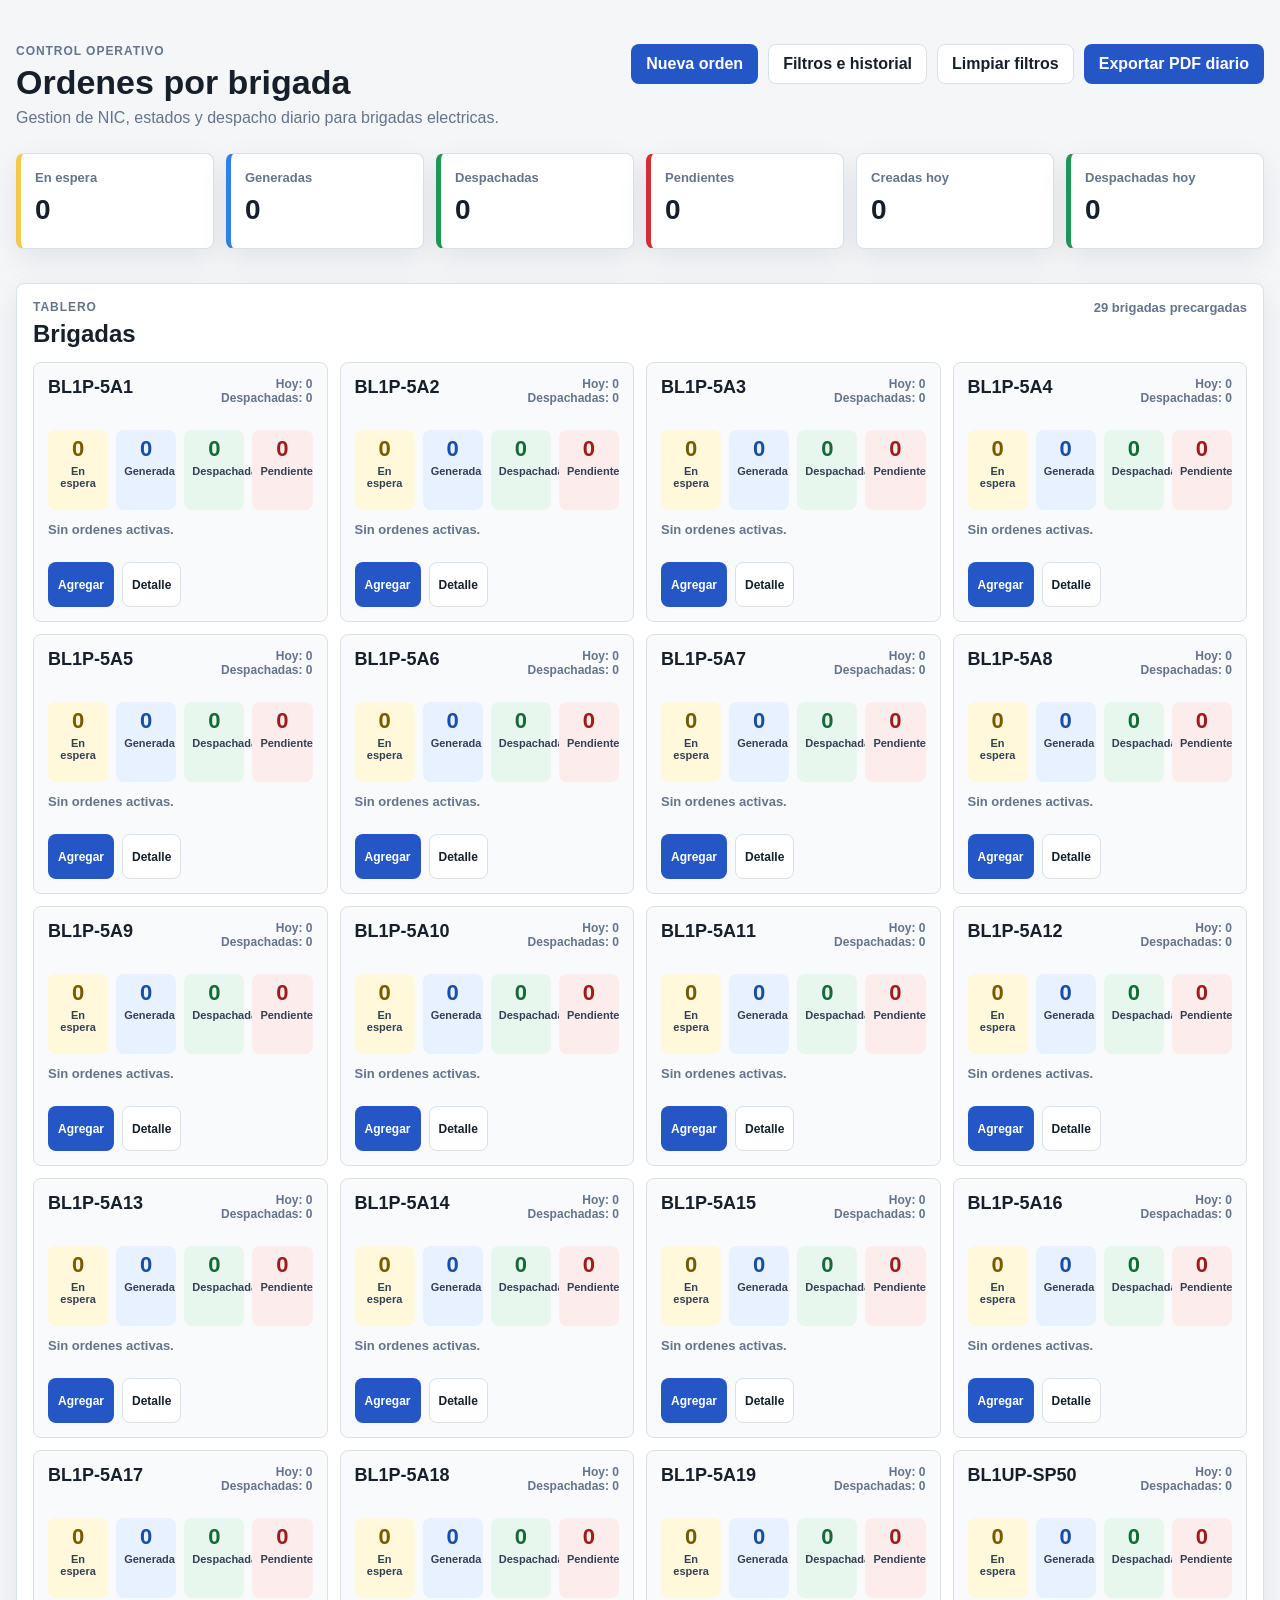
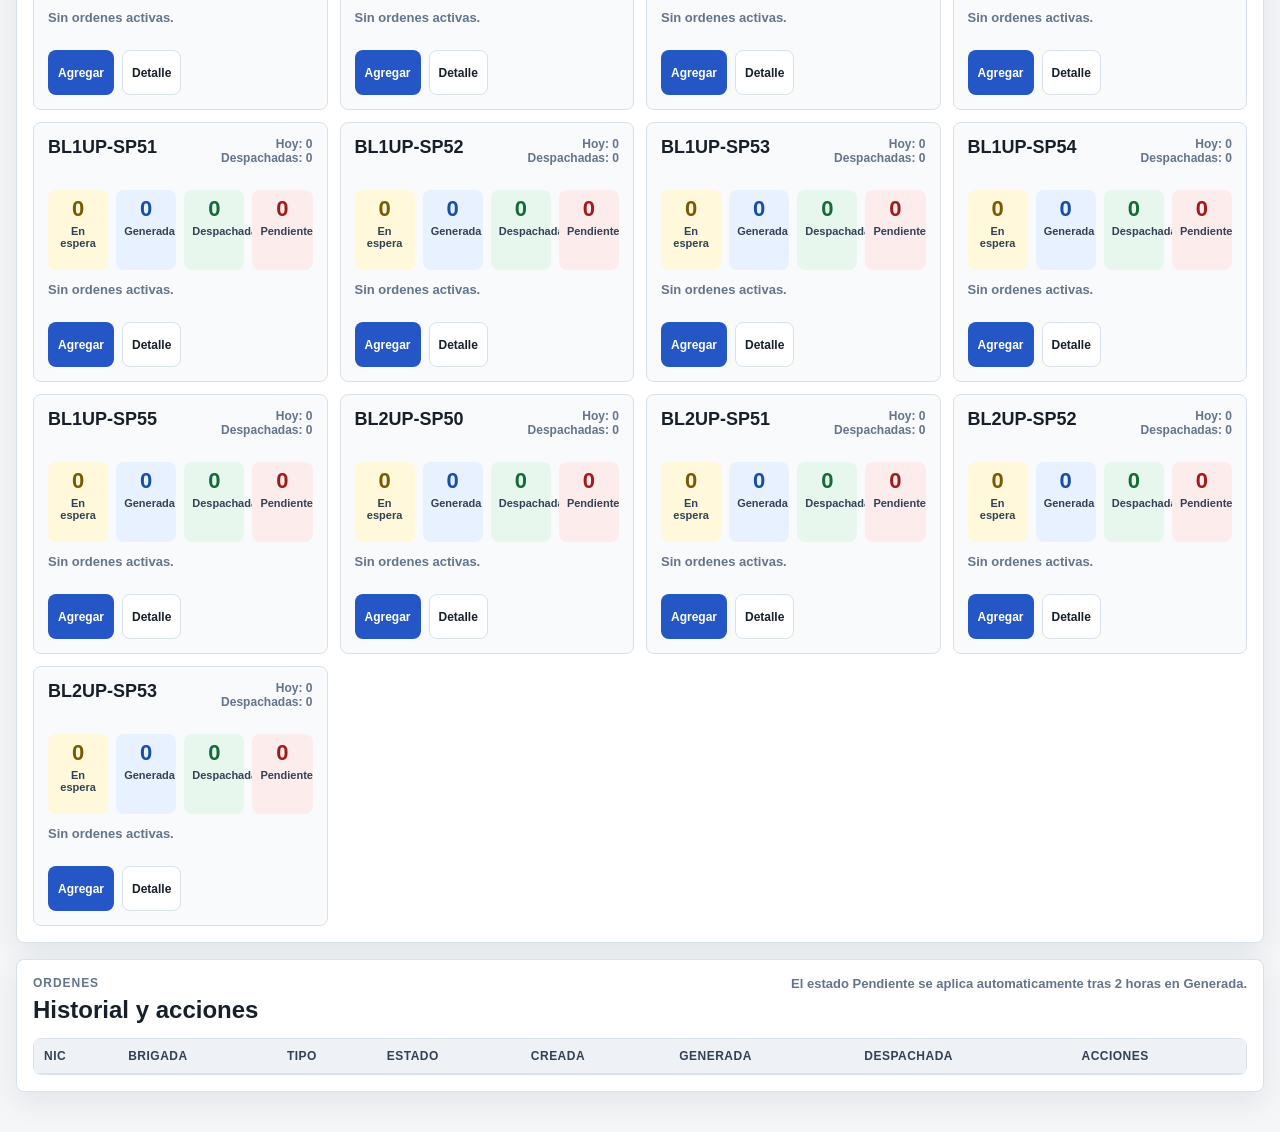
<file: ProyectoEDEESTE/index.html>
<!doctype html>
<html lang="es">
  <head>
    <meta charset="utf-8">
    <meta name="viewport" content="width=device-width, initial-scale=1">
    <title>Control de ordenes por brigada</title>
    <link rel="stylesheet" href="styles.css">
  </head>
  <body>
    <div class="app-shell">
      <header class="topbar">
        <div>
          <p class="eyebrow">Control operativo</p>
          <h1>Ordenes por brigada</h1>
          <p class="subhead">Gestion de NIC, estados y despacho diario para brigadas electricas.</p>
        </div>
        <div class="topbar-actions">
          <div class="panel-buttons">
            <button class="button primary" id="toggleOrderPanel" type="button" aria-expanded="false" aria-controls="newOrderDialog">Nueva orden</button>

            <button class="button secondary" id="toggleFilterPanel" type="button" aria-expanded="false">Filtros e historial</button>
          </div>
          <div class="control-buttons">
            <button class="button secondary" id="clearFiltersButton" type="button">Limpiar filtros</button>
            <button class="button primary" id="exportPdfButton" type="button">Exportar PDF diario</button>
          </div>
        </div>
      </header>

      <section class="summary-grid" id="summaryGrid" aria-label="Resumen general"></section>

      <main class="work-layout">
        <!-- Panel de “Nueva orden” movido a modal -->
        <section class="tool-panel entry-panel collapsed" id="orderPanel" aria-labelledby="newOrderTitle" hidden></section>


        <!-- Filtros movidos a modal -->
        <section class="tool-panel filter-panel collapsed" id="filterPanel" aria-labelledby="filtersTitle" hidden></section>


      </main>

      <section class="dashboard-section" aria-labelledby="dashboardTitle">
        <div class="section-heading">
          <div>
            <p class="eyebrow">Tablero</p>
            <h2 id="dashboardTitle">Brigadas</h2>
          </div>
          <span id="brigadeCountLabel" class="muted-label"></span>
        </div>
        <div class="brigade-grid" id="brigadeGrid"></div>
      </section>

      <section class="orders-section" aria-labelledby="ordersTitle">
        <div class="section-heading">
          <div>
            <p class="eyebrow">Ordenes</p>
            <h2 id="ordersTitle">Historial y acciones</h2>
          </div>
          <span class="muted-label">El estado Pendiente se aplica automaticamente tras 2 horas en Generada.</span>
        </div>
        <div class="table-wrap">
          <table>
            <thead>
              <tr>
                <th>NIC</th>
                <th>Brigada</th>
                <th>Tipo</th>
                <th>Estado</th>
                <th>Creada</th>
                <th>Generada</th>
                <th>Despachada</th>
                <th>Acciones</th>
              </tr>
            </thead>
            <tbody id="ordersBody"></tbody>
          </table>
        </div>
        <div class="empty-state" id="emptyState" hidden>No hay ordenes con los filtros actuales.</div>
      </section>
    </div>

    <dialog class="brigade-dialog" id="brigadeDialog">
      <div class="dialog-head">
        <div>
          <p class="eyebrow">Detalle de brigada</p>
          <h2 id="dialogTitle"></h2>
        </div>
        <button class="icon-button" id="closeDialogButton" type="button" aria-label="Cerrar">X</button>
      </div>
      <div id="dialogBody"></div>
    </dialog>

    <dialog class="new-order-dialog" id="newOrderDialog">
      <div class="dialog-head">
        <div>
          <p class="eyebrow">Registro</p>
          <h2 id="newOrderDialogTitle">Nueva orden</h2>
        </div>
        <button class="icon-button" id="closeNewOrderDialogButton" type="button" aria-label="Cerrar">X</button>
      </div>

      <div id="newOrderDialogBody" class="panel-content">
        <div class="state-pill waiting">Inicial: En espera</div>

        <form id="orderForm" class="order-form">
          <label>
            <span>NIC</span>
            <input id="nicInput" name="nic" type="text" autocomplete="off" placeholder="Ej. 123456789" required>
          </label>

          <label>
            <span>Brigada</span>
            <select id="brigadeSelect" name="brigade" required></select>
          </label>

          <label>
            <span>Tipo de orden</span>
            <select id="typeSelect" name="type" required></select>
          </label>

          <label class="full">
            <span>Observacion</span>
            <textarea id="noteInput" name="note" rows="3" placeholder="Opcional"></textarea>
          </label>

          <button class="button primary full" type="submit">Agregar en espera</button>
          <p class="form-message" id="formMessage" role="status" aria-live="polite"></p>
        </form>
      </div>
    </dialog>

    <dialog class="new-order-dialog" id="filterDialog">
      <div class="dialog-head">
        <div>
          <p class="eyebrow">Consulta</p>
          <h2 id="filterDialogTitle">Filtros e historial</h2>
        </div>
        <button class="icon-button" id="closeFilterDialogButton" type="button" aria-label="Cerrar">X</button>
      </div>

      <div id="filterDialogBody" class="panel-content">
        <div class="filters-grid">
          <label>
            <span>Buscar NIC</span>
            <input id="searchInput" type="search" placeholder="NIC">
          </label>

          <label>
            <span>Brigada</span>
            <select id="filterBrigade"></select>
          </label>

          <label>
            <span>Estado</span>
            <select id="filterStatus"></select>
          </label>

          <label>
            <span>Tipo</span>
            <select id="filterType"></select>
          </label>

          <label>
            <span>Fecha</span>
            <input id="filterDate" type="date">
          </label>

          <button class="button secondary align-end" id="todayButton" type="button">Usar hoy</button>
        </div>
      </div>
    </dialog>

    <section class="print-report" id="printReport" aria-hidden="true"></section>


    <script src="app.js"></script>

  

  </body>
</html>
</file>
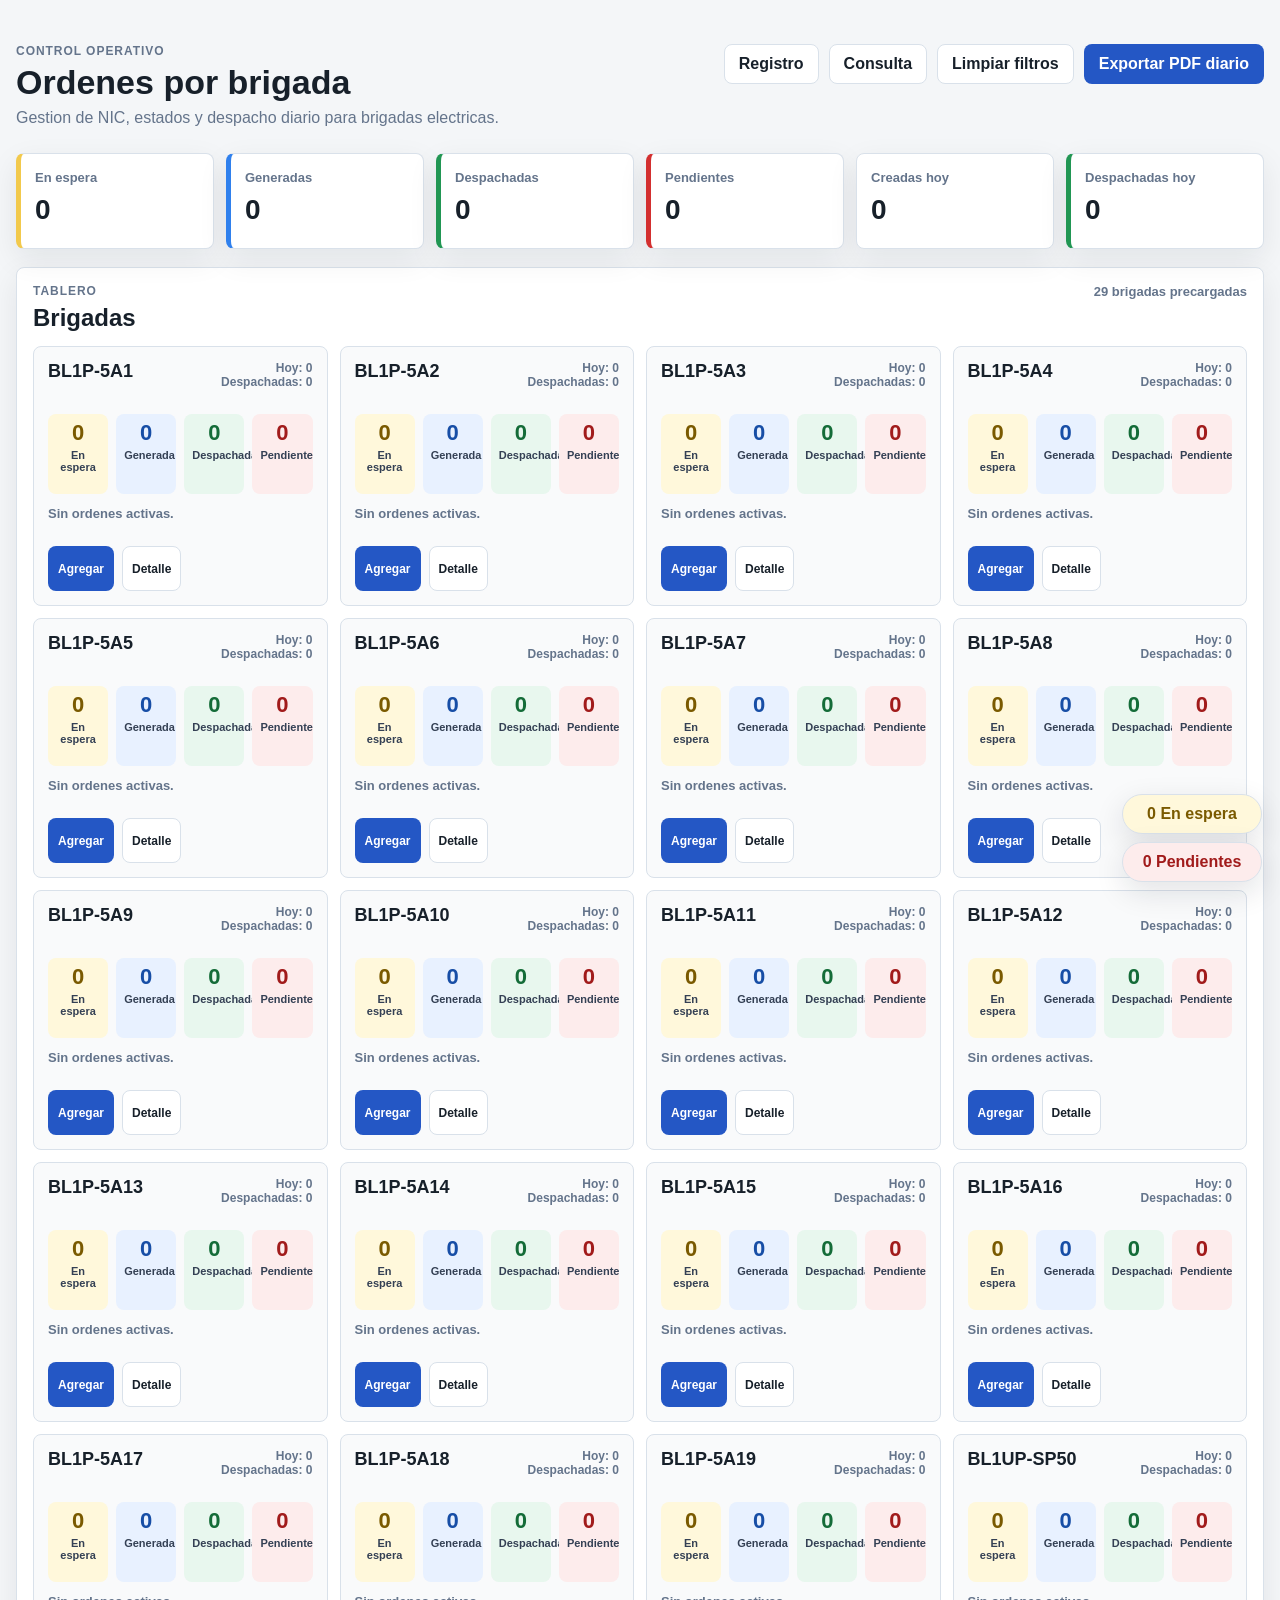
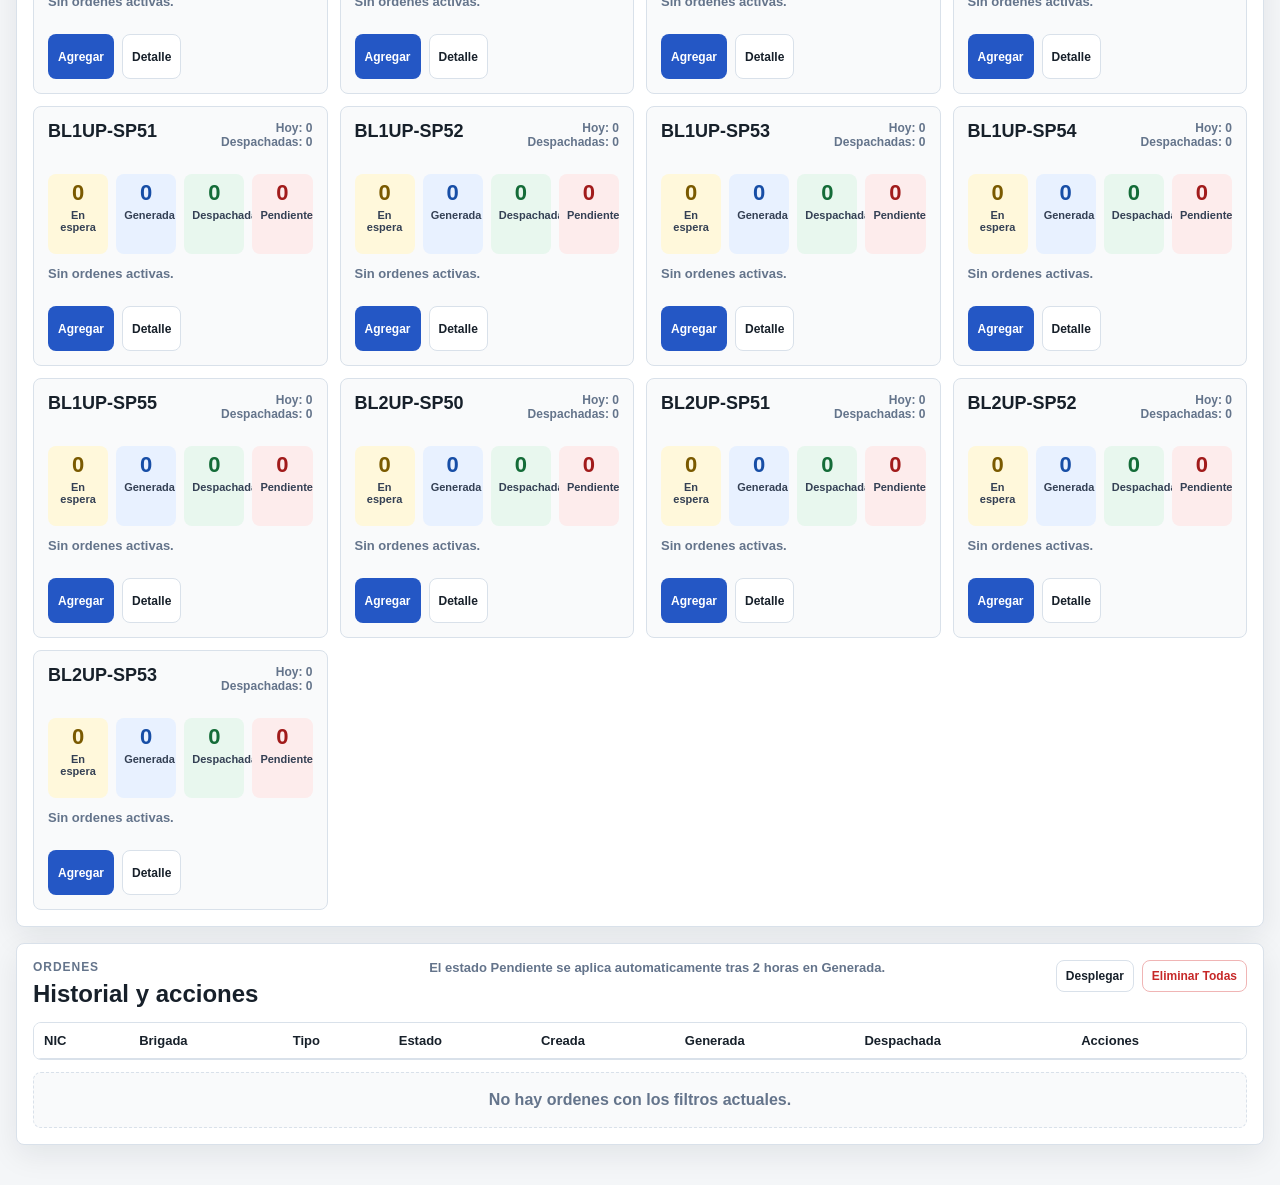
<file: Betas del proyecto/Test.html>
<!doctype html>
<html lang="es">
  <head>
    <meta charset="utf-8">
    <meta name="viewport" content="width=device-width, initial-scale=1">
    <title>Control de ordenes por brigada</title>
    <style>
:root {
  --bg: #f4f6f8;
  --surface: #ffffff;
  --surface-soft: #f9fafb;
  --text: #17202a;
  --muted: #64748b;
  --line: #d9e1ea;
  --primary: #2457c5;
  --primary-dark: #1d4499;
  --danger: #c62828;
  --waiting: #f2c94c;
  --waiting-bg: #fff8db;
  --generated: #2f80ed;
  --generated-bg: #e8f1ff;
  --dispatched: #219653;
  --dispatched-bg: #e8f7ee;
  --pending: #d32f2f;
  --pending-bg: #fdecec;
  --radius: 8px;
  --shadow: 0 10px 30px rgba(15, 23, 42, 0.08);
}

* {
  box-sizing: border-box;
}

body {
  margin: 0;
  min-width: 320px;
  background: var(--bg);
  color: var(--text);
  font-family: Arial, Helvetica, sans-serif;
}

button,
input,
select,
textarea {
  font: inherit;
}

button {
  cursor: pointer;
}

.app-shell {
  width: min(1440px, calc(100% - 32px));
  margin: 0 auto;
  padding: 24px 0 40px;
}

.topbar {
  display: flex;
  align-items: flex-start;
  justify-content: space-between;
  gap: 24px;
  padding: 20px 0 18px;
}

.topbar h1,
.section-heading h2,
.dialog-head h2 {
  margin: 0;
  letter-spacing: 0;
}

.topbar h1 {
  font-size: 34px;
  line-height: 1.1;
}

.subhead {
  margin: 8px 0 0;
  color: var(--muted);
}

.eyebrow {
  margin: 0 0 6px;
  color: var(--muted);
  font-size: 12px;
  font-weight: 700;
  letter-spacing: 0.08em;
  text-transform: uppercase;
}

.topbar-actions {
  display: flex;
  flex-wrap: wrap;
  justify-content: flex-end;
  gap: 10px;
}

.button.is-active {
  border-color: var(--primary);
  background: var(--generated-bg);
  color: var(--primary-dark);
}

.button {
  min-height: 40px;
  border: 1px solid transparent;
  border-radius: var(--radius);
  padding: 9px 14px;
  font-weight: 700;
  transition: background 0.15s ease, border-color 0.15s ease, transform 0.15s ease;
}

.button:hover {
  transform: translateY(-1px);
}

.button.primary {
  background: var(--primary);
  color: #fff;
}

.button.primary:hover {
  background: var(--primary-dark);
}

.button.secondary {
  background: #fff;
  border-color: var(--line);
  color: var(--text);
}

.button.secondary:hover {
  border-color: #aeb9c6;
}

.button.warning {
  background: var(--generated);
  color: #fff;
}

.button.success {
  background: var(--dispatched);
  color: #fff;
}

.button.danger {
  background: #fff;
  border-color: #f0b5b5;
  color: var(--danger);
}

.button.small {
  min-height: 32px;
  padding: 6px 9px;
  font-size: 12px;
}

.button.full {
  width: 100%;
}

.summary-grid {
  display: grid;
  grid-template-columns: repeat(6, minmax(0, 1fr));
  gap: 12px;
  margin: 8px 0 18px;
}

.summary-card {
  min-height: 96px;
  border: 1px solid var(--line);
  border-radius: var(--radius);
  background: var(--surface);
  padding: 14px;
  box-shadow: var(--shadow);
}

.summary-card strong {
  display: block;
  margin-top: 10px;
  font-size: 28px;
  line-height: 1;
}

.summary-card span {
  color: var(--muted);
  font-size: 13px;
  font-weight: 700;
}

.summary-card.waiting {
  border-left: 5px solid var(--waiting);
}

.summary-card.generated {
  border-left: 5px solid var(--generated);
}

.summary-card.dispatched {
  border-left: 5px solid var(--dispatched);
}

.summary-card.pending {
  border-left: 5px solid var(--pending);
}

.work-layout {
  display: block;
  margin: 0 0 16px;
}

.work-layout[hidden],
.tool-panel[hidden] {
  display: none !important;
}

.work-layout .tool-panel + .tool-panel {
  margin-top: 12px;
}

.tool-panel.is-open {
  animation: panelDrop 0.18s ease-out;
}

@keyframes panelDrop {
  from {
    opacity: 0;
    transform: translateY(-6px);
  }

  to {
    opacity: 1;
    transform: translateY(0);
  }
}

.entry-panel .order-form {
  grid-template-columns: repeat(3, minmax(160px, 1fr));
  align-items: start;
}

.order-form .full,
.order-form button.full,
.form-message {
  grid-column: 1 / -1;
}

.tool-panel,
.dashboard-section,
.orders-section {
  border: 1px solid var(--line);
  border-radius: var(--radius);
  background: var(--surface);
  box-shadow: var(--shadow);
}

.tool-panel {
  padding: 16px;
}

.entry-panel {
  position: static;
}

.section-heading {
  display: flex;
  align-items: flex-start;
  justify-content: space-between;
  gap: 16px;
  margin-bottom: 14px;
}

.section-heading.compact {
  margin-bottom: 12px;
}

.muted-label {
  color: var(--muted);
  font-size: 13px;
  font-weight: 700;
  text-align: right;
}

.order-form,
.filters-grid {
  display: grid;
  gap: 12px;
}

.order-form label,
.filters-grid label {
  display: grid;
  gap: 6px;
}

.order-form span,
.filters-grid span {
  color: #334155;
  font-size: 13px;
  font-weight: 700;
}

input,
select,
textarea {
  width: 100%;
  border: 1px solid var(--line);
  border-radius: var(--radius);
  background: #fff;
  color: var(--text);
  padding: 10px 11px;
  outline: none;
}

textarea {
  resize: vertical;
}

input:focus,
select:focus,
textarea:focus {
  border-color: var(--primary);
  box-shadow: 0 0 0 3px rgba(36, 87, 197, 0.12);
}

.form-message {
  min-height: 20px;
  margin: 0;
  color: var(--muted);
  font-size: 13px;
  font-weight: 700;
}

.form-message.error {
  color: var(--danger);
}

.form-message.ok {
  color: var(--dispatched);
}

.filters-grid {
  grid-template-columns: minmax(160px, 1.2fr) repeat(4, minmax(130px, 1fr)) auto;
  align-items: end;
}

.align-end {
  align-self: end;
}

.dashboard-section,
.orders-section {
  margin-top: 16px;
  padding: 16px;
}

.brigade-grid {
  display: grid;
  grid-template-columns: repeat(auto-fill, minmax(270px, 1fr));
  gap: 12px;
}

.brigade-card {
  display: grid;
  gap: 12px;
  min-height: 260px;
  border: 1px solid var(--line);
  border-radius: var(--radius);
  background: var(--surface-soft);
  padding: 14px;
}

.brigade-card-head {
  display: flex;
  justify-content: space-between;
  gap: 10px;
  align-items: flex-start;
}

.brigade-name {
  margin: 0;
  font-size: 18px;
}

.daily-total {
  color: var(--muted);
  font-size: 12px;
  font-weight: 700;
  text-align: right;
}

.status-counts {
  display: grid;
  grid-template-columns: repeat(4, minmax(0, 1fr));
  gap: 8px;
}

.status-count {
  min-height: 60px;
  border-radius: var(--radius);
  padding: 8px;
  text-align: center;
}

.status-count strong {
  display: block;
  font-size: 22px;
  line-height: 1;
}

.status-count span {
  display: block;
  margin-top: 5px;
  color: #344054;
  font-size: 11px;
  font-weight: 700;
}

.status-count.waiting,
.state-pill.waiting {
  background: var(--waiting-bg);
  color: #7a5a00;
}

.status-count.generated,
.state-pill.generated {
  background: var(--generated-bg);
  color: #174ea6;
}

.status-count.dispatched,
.state-pill.dispatched {
  background: var(--dispatched-bg);
  color: #146c38;
}

.status-count.pending,
.state-pill.pending {
  background: var(--pending-bg);
  color: #a11b1b;
}

.state-pill {
  display: inline-flex;
  align-items: center;
  justify-content: center;
  min-height: 28px;
  border-radius: 999px;
  padding: 5px 10px;
  font-size: 12px;
  font-weight: 800;
  white-space: nowrap;
}

.active-list {
  display: grid;
  gap: 6px;
  min-height: 62px;
  margin: 0;
  padding: 0;
  list-style: none;
}

.active-list li {
  display: flex;
  justify-content: space-between;
  gap: 8px;
  border: 1px solid var(--line);
  border-radius: var(--radius);
  background: #fff;
  padding: 7px 8px;
  font-size: 12px;
}

.active-list .nic {
  font-weight: 800;
}

.active-list .time {
  color: var(--muted);
  white-space: nowrap;
}

.empty-mini {
  color: var(--muted);
  font-size: 13px;
  font-weight: 700;
}

.card-actions,
.row-actions {
  display: flex;
  flex-wrap: wrap;
  gap: 8px;
}

#ordersTableWrap {
   overflow-x: auto;
   overflow-y: auto;
   max-height: 420px;
   border: 1px solid var(--line);
   border-radius: var(--radius);
 }

 #ordersTableWrap.expanded {
   max-height: 70vh;
 }
 
 table {
   width: 100%;
   min-width: 1040px;
   border-collapse: collapse;
   background: #fff;
 }
 .floating-status-wrapper {
   position: fixed;
   right: 18px;
   bottom: 18px;
   display: flex;
   flex-direction: column;
   gap: 8px;
   z-index: 900;
 }
 .floating-status {
   min-width: 140px;
   padding: 10px 14px;
   border-radius: 999px;
   background: var(--surface);
   border: 1px solid var(--line);
   box-shadow: 0 10px 30px rgba(15,23,42,0.12);
   font-weight: 800;
   color: var(--text);
   text-align: center;
 }
 .floating-status.waiting { background: var(--waiting-bg); color: #7a5a00; }
 .floating-status.pending { background: var(--pending-bg); color: #a11b1b; }
 .scroll-top-bubble {
   position: fixed;
   left: 50%;
   transform: translateX(-50%);
   bottom: 18px;
   width: 46px;
   height: 46px;
   border-radius: 50%;
   background: var(--primary);
   color: #fff;
   display: none;
   align-items: center;
   justify-content: center;
   border: none;
   box-shadow: 0 10px 30px rgba(15,23,42,0.18);
   z-index: 1000;
   font-size: 18px;
 }
 .menu-cell { position: relative; }
 .menu-trigger {
   background: transparent;
   border: none;
   font-size: 18px;
   line-height: 1;
   width: 28px;
   height: 28px;
   display: inline-flex;
   align-items: center;
   justify-content: center;
   border-radius: 6px;
   color: var(--muted);
 }
 .menu-trigger:hover { background: rgba(0,0,0,0.04); color: var(--text); }
 .menu-popover {
   position: absolute;
   left: calc(100% + 6px);
   top: 50%;
   transform: translateY(-50%);
   min-width: 140px;
   background: var(--surface);
   border: 1px solid var(--line);
   border-radius: 10px;
   box-shadow: 0 10px 25px rgba(15,23,42,0.14);
   padding: 6px;
   display: none;
   z-index: 999;
 }
 .menu-popover.open { display: block; }
 .menu-popover button {
   display: block;
   width: 100%;
   text-align: left;
   background: transparent;
   border: none;
   padding: 10px 8px;
   font-weight: 700;
 }
 .menu-popover button:hover { background: rgba(0,0,0,0.04); }
 .nic-cell label input[type="checkbox"] { display: none; }
 .nic-cell .dot {
   width: 14px;
   height: 14px;
   border-radius: 50%;
   border: 1px solid var(--line);
   display: inline-block;
   background: transparent;
 }
 .nic-cell label input[type="checkbox"]:checked + .dot {
   background: var(--pending);
   border-color: var(--pending);
 }
 th,
 td {
  border-bottom: 1px solid var(--line);
  padding: 10px;
  text-align: left;
  vertical-align: middle;
  font-size: 13px;
}

tbody tr.selected-row {
  background: rgba(211, 47, 47, 0.08);
}

tbody tr:hover {
  background: #fafafa;
}

.nic-cell {
  font-weight: 800;
}

.note-line {
  display: block;
  margin-top: 4px;
  color: var(--muted);
  font-size: 12px;
  font-weight: 400;
}

.empty-state {
  margin-top: 12px;
  border: 1px dashed var(--line);
  border-radius: var(--radius);
  background: var(--surface-soft);
  padding: 18px;
  color: var(--muted);
  text-align: center;
  font-weight: 700;
}

.brigade-dialog {
  width: min(980px, calc(100% - 30px));
  border: 1px solid var(--line);
  border-radius: var(--radius);
  padding: 0;
  box-shadow: 0 24px 70px rgba(15, 23, 42, 0.22);
}

.brigade-dialog::backdrop {
  background: rgba(15, 23, 42, 0.48);
}

.dialog-head {
  display: flex;
  justify-content: space-between;
  gap: 18px;
  border-bottom: 1px solid var(--line);
  padding: 16px;
}

#dialogBody {
  padding: 16px;
}

.icon-button {
  width: 36px;
  height: 36px;
  border: 1px solid var(--line);
  border-radius: var(--radius);
  background: #fff;
  color: var(--text);
  font-weight: 800;
}

.dialog-summary {
  display: grid;
  grid-template-columns: repeat(4, minmax(0, 1fr));
  gap: 10px;
  margin-bottom: 14px;
}

.print-report {
  display: none;
  background: #fff;
  color: #111827;
  font-family: Arial, Helvetica, sans-serif;
}

.print-report h1 {
  margin: 0 0 8px;
  font-size: 24px;
}

.print-report h2 {
  margin: 24px 0 8px;
  font-size: 16px;
}

.print-report .report-meta {
  display: grid;
  grid-template-columns: repeat(3, 1fr);
  gap: 10px;
  margin: 16px 0;
}

.print-report .report-box {
  border: 1px solid #d1d5db;
  padding: 10px;
}

.print-report table {
  min-width: 0;
}

.print-report th,
.print-report td {
  padding: 6px;
  font-size: 11px;
}

body.printing .print-report {
  display: block;
}

@media (max-width: 1180px) {
  .summary-grid {
    grid-template-columns: repeat(3, minmax(0, 1fr));
  }

  .work-layout,
  .filters-grid {
    grid-template-columns: 1fr;
  }

  .entry-panel .order-form {
    grid-template-columns: 1fr;
  }

  .align-end {
    align-self: stretch;
  }
}

@media (max-width: 720px) {
  .app-shell {
    width: min(100% - 20px, 1440px);
    padding-top: 12px;
  }

  .topbar,
  .section-heading,
  .brigade-card-head {
    flex-direction: column;
  }

  .topbar h1 {
    font-size: 27px;
  }

  .topbar-actions,
  .card-actions,
  .row-actions {
    width: 100%;
  }

  .topbar-actions .button,
  .card-actions .button,
  .row-actions .button {
    flex: 1 1 auto;
  }

  .summary-grid,
  .dialog-summary,
  .status-counts {
    grid-template-columns: repeat(2, minmax(0, 1fr));
  }

  .muted-label,
  .daily-total {
    text-align: left;
  }
}

@media print {
  @page {
    size: A4;
    margin: 12mm;
  }

  body {
    background: #fff;
  }

  body * {
    visibility: hidden;
  }

  .print-report,
  .print-report * {
    visibility: visible;
  }

  .print-report {
    display: block !important;
    position: absolute;
    inset: 0 auto auto 0;
    width: 100%;
    padding: 0;
  }
}

</style>
  </head>
  <body>
    <div class="app-shell">
      <header class="topbar">
        <div>
          <p class="eyebrow">Control operativo</p>
          <h1>Ordenes por brigada</h1>
          <p class="subhead">Gestion de NIC, estados y despacho diario para brigadas electricas.</p>
        </div>
        <div class="topbar-actions">
          <button class="button secondary" id="toggleRegisterButton" type="button" aria-controls="registerPanel" aria-expanded="false">Registro</button>
          <button class="button secondary" id="toggleFiltersButton" type="button" aria-controls="filtersPanel" aria-expanded="false">Consulta</button>
          <button class="button secondary" id="clearFiltersButton" type="button">Limpiar filtros</button>
          <button class="button primary" id="exportPdfButton" type="button">Exportar PDF diario</button>
        </div>
      </header>

      <section class="summary-grid" id="summaryGrid" aria-label="Resumen general"></section>

      <main class="work-layout" id="toolsArea" hidden>
        <section class="tool-panel entry-panel" id="registerPanel" aria-labelledby="newOrderTitle" hidden>
          <div class="section-heading compact">
            <div>
              <p class="eyebrow">Registro</p>
              <h2 id="newOrderTitle">Nueva orden</h2>
            </div>
            <span class="state-pill waiting">Inicial: En espera</span>
          </div>

          <form id="orderForm" class="order-form">
            <label>
              <span>NIC</span>
              <input id="nicInput" name="nic" type="text" autocomplete="off" placeholder="Ej. 123456789" required>
            </label>

            <label>
              <span>Brigada</span>
              <select id="brigadeSelect" name="brigade" required></select>
            </label>

            <label>
              <span>Tipo de orden</span>
              <select id="typeSelect" name="type" required></select>
            </label>

            <label class="full">
              <span>Observacion</span>
              <textarea id="noteInput" name="note" rows="3" placeholder="Opcional"></textarea>
            </label>

            <button class="button primary full" type="submit">Agregar en espera</button>
            <p class="form-message" id="formMessage" role="status" aria-live="polite"></p>
          </form>
        </section>

        <section class="tool-panel filter-panel" id="filtersPanel" aria-labelledby="filtersTitle" hidden>
          <div class="section-heading compact">
            <div>
              <p class="eyebrow">Consulta</p>
              <h2 id="filtersTitle">Filtros e historial</h2>
            </div>
            <span id="orderCountLabel" class="muted-label"></span>
          </div>

          <div class="filters-grid">
            <label>
              <span>Buscar NIC</span>
              <input id="searchInput" type="search" placeholder="NIC">
            </label>

            <label>
              <span>Brigada</span>
              <select id="filterBrigade"></select>
            </label>

            <label>
              <span>Estado</span>
              <select id="filterStatus"></select>
            </label>

            <label>
              <span>Tipo</span>
              <select id="filterType"></select>
            </label>

            <label>
              <span>Fecha</span>
              <input id="filterDate" type="date">
            </label>

            <button class="button secondary align-end" id="todayButton" type="button">Usar hoy</button>
          </div>
        </section>
      </main>

      <section class="dashboard-section" aria-labelledby="dashboardTitle">
        <div class="section-heading">
          <div>
            <p class="eyebrow">Tablero</p>
            <h2 id="dashboardTitle">Brigadas</h2>
          </div>
          <span id="brigadeCountLabel" class="muted-label"></span>
        </div>
        <div class="brigade-grid" id="brigadeGrid"></div>
      </section>

      <section class="orders-section" aria-labelledby="ordersTitle">
        <div class="section-heading">
          <div>
            <p class="eyebrow">Ordenes</p>
            <h2 id="ordersTitle">Historial y acciones</h2>
          </div>
          <span class="muted-label">El estado Pendiente se aplica automaticamente tras 2 horas en Generada.</span>
          <div style="display:flex;align-items:center;gap:8px;">
            <button class="button secondary small" id="toggleHistoryButton" type="button">Desplegar</button>
            <button class="button danger small" id="deleteAllButton" type="button">Eliminar Todas</button>
          </div>
        </div>
        <div class="table-wrap" id="ordersTableWrap">
          <table>
            <thead>
              <tr>
                <th>NIC</th>
                <th>Brigada</th>
                <th>Tipo</th>
                <th>Estado</th>
                <th>Creada</th>
                <th>Generada</th>
                <th>Despachada</th>
                <th>Acciones</th>
              </tr>
            </thead>
            <tbody id="ordersBody"></tbody>
          </table>
        </div>
        <div class="empty-state" id="emptyState" hidden>No hay ordenes con los filtros actuales.</div>
      </section>
    </div>

    <dialog class="brigade-dialog" id="brigadeDialog">
      <div class="dialog-head">
        <div>
          <p class="eyebrow">Detalle de brigada</p>
          <h2 id="dialogTitle"></h2>
        </div>
        <button class="icon-button" id="closeDialogButton" type="button" aria-label="Cerrar">X</button>
      </div>
      <div id="dialogBody"></div>
    </dialog>

    <dialog class="brigade-dialog" id="alertDialog">
      <div class="dialog-head">
        <div>
          <p class="eyebrow">Alerta</p>
          <h2 id="alertTitle">Aviso</h2>
        </div>
        <button class="icon-button" id="closeAlertButton" type="button" aria-label="Cerrar">X</button>
      </div>
      <div style="padding:16px;">
        <p id="alertMessage"></p>
        <div style="display:flex;justify-content:flex-end;margin-top:12px;">
          <button class="button primary" id="alertAcceptButton" type="button">Aceptar</button>
        </div>
      </div>
    </dialog>

    <dialog class="brigade-dialog" id="statusDialog">
      <div class="dialog-head">
        <div>
          <p class="eyebrow">Detalle</p>
          <h2 id="statusDialogTitle">Detalle del conteo</h2>
        </div>
        <button class="icon-button" id="closeStatusDialogButton" type="button" aria-label="Cerrar">X</button>
      </div>
      <div id="statusDialogBody" style="padding:16px;"></div>
    </dialog>

    <div class="floating-status-wrapper" id="floatingStatusWrapper" hidden>
      <div class="floating-status waiting" id="floatingWaiting"></div>
      <div class="floating-status pending" id="floatingPending"></div>
    </div>

    <button class="scroll-top-bubble" id="scrollTopButton" type="button" aria-label="Ir arriba">↑</button>

    <section class="print-report" id="printReport" aria-hidden="true"></section>

    <script>
(function () {
  "use strict";

  var STORAGE_KEY = "ordenesBrigadas.v1";
  var TWO_HOURS = 2 * 60 * 60 * 1000;

  var BRIGADES = [
    "BL1P-5A1",
    "BL1P-5A2",
    "BL1P-5A3",
    "BL1P-5A4",
    "BL1P-5A5",
    "BL1P-5A6",
    "BL1P-5A7",
    "BL1P-5A8",
    "BL1P-5A9",
    "BL1P-5A10",
    "BL1P-5A11",
    "BL1P-5A12",
    "BL1P-5A13",
    "BL1P-5A14",
    "BL1P-5A15",
    "BL1P-5A16",
    "BL1P-5A17",
    "BL1P-5A18",
    "BL1P-5A19",
    "BL1UP-SP50",
    "BL1UP-SP51",
    "BL1UP-SP52",
    "BL1UP-SP53",
    "BL1UP-SP54",
    "BL1UP-SP55",
    "BL2UP-SP50",
    "BL2UP-SP51",
    "BL2UP-SP52",
    "BL2UP-SP53"
  ];

  var STATUSES = {
    waiting: { label: "En espera", className: "waiting" },
    generated: { label: "Generada", className: "generated" },
    dispatched: { label: "Despachada", className: "dispatched" },
    pending: { label: "Pendiente", className: "pending" }
  };

  var STATUS_ORDER = ["waiting", "generated", "pending", "dispatched"];

  var TYPES = [
    "Regular",
    "Inspeccion por barrido",
    "Anomalia automatica del sistema",
    "Otra"
  ];

  var orders = loadOrders();
  var selectedBrigade = "";

  var els = {
    toolsArea: document.getElementById("toolsArea"),
    toggleRegisterButton: document.getElementById("toggleRegisterButton"),
    toggleFiltersButton: document.getElementById("toggleFiltersButton"),
    registerPanel: document.getElementById("registerPanel"),
    filtersPanel: document.getElementById("filtersPanel"),
    summaryGrid: document.getElementById("summaryGrid"),
    orderForm: document.getElementById("orderForm"),
    nicInput: document.getElementById("nicInput"),
    brigadeSelect: document.getElementById("brigadeSelect"),
    typeSelect: document.getElementById("typeSelect"),
    noteInput: document.getElementById("noteInput"),
    formMessage: document.getElementById("formMessage"),
    searchInput: document.getElementById("searchInput"),
    filterBrigade: document.getElementById("filterBrigade"),
    filterStatus: document.getElementById("filterStatus"),
    filterType: document.getElementById("filterType"),
    filterDate: document.getElementById("filterDate"),
    todayButton: document.getElementById("todayButton"),
    clearFiltersButton: document.getElementById("clearFiltersButton"),
    exportPdfButton: document.getElementById("exportPdfButton"),
    orderCountLabel: document.getElementById("orderCountLabel"),
    brigadeCountLabel: document.getElementById("brigadeCountLabel"),
    brigadeGrid: document.getElementById("brigadeGrid"),
    ordersBody: document.getElementById("ordersBody"),
    ordersTableWrap: document.getElementById("ordersTableWrap"),
    deleteAllButton: document.getElementById("deleteAllButton"),
    emptyState: document.getElementById("emptyState"),
    brigadeDialog: document.getElementById("brigadeDialog"),
    dialogTitle: document.getElementById("dialogTitle"),
    dialogBody: document.getElementById("dialogBody"),
    closeDialogButton: document.getElementById("closeDialogButton"),
    alertDialog: document.getElementById("alertDialog"),
    alertTitle: document.getElementById("alertTitle"),
    alertMessage: document.getElementById("alertMessage"),
    alertAcceptButton: document.getElementById("alertAcceptButton"),
    closeAlertButton: document.getElementById("closeAlertButton"),
    statusDialog: document.getElementById("statusDialog"),
    statusDialogTitle: document.getElementById("statusDialogTitle"),
    statusDialogBody: document.getElementById("statusDialogBody"),
    closeStatusDialogButton: document.getElementById("closeStatusDialogButton"),
    floatingStatusWrapper: document.getElementById("floatingStatusWrapper"),
    floatingWaiting: document.getElementById("floatingWaiting"),
    floatingPending: document.getElementById("floatingPending"),
    scrollTopButton: document.getElementById("scrollTopButton"),
    toggleHistoryButton: document.getElementById("toggleHistoryButton"),
    printReport: document.getElementById("printReport")
  };

  function init() {
    fillSelects();
    bindEvents();
    expireGeneratedOrders();
    render();
    updateFloatingStatusBubbles(countByStatus(orders));

    setInterval(function () {
      if (expireGeneratedOrders()) {
        render();
      }
    }, 60000);
  }

  function fillSelects() {
    els.brigadeSelect.innerHTML = BRIGADES.map(optionMarkup).join("");
    els.filterBrigade.innerHTML = '<option value="">Todas</option>' + BRIGADES.map(optionMarkup).join("");
    els.filterStatus.innerHTML =
      '<option value="">Todos</option>' +
      STATUS_ORDER.map(function (key) {
        return '<option value="' + key + '">' + STATUSES[key].label + "</option>";
      }).join("");
    els.typeSelect.innerHTML = TYPES.map(optionMarkup).join("");
    els.filterType.innerHTML = '<option value="">Todos</option>' + TYPES.map(optionMarkup).join("");
  }

  function bindEvents() {
    els.toggleRegisterButton.addEventListener("click", function () {
      toggleToolPanel("register");
    });
    els.toggleFiltersButton.addEventListener("click", function () {
      toggleToolPanel("filters");
    });
    els.orderForm.addEventListener("submit", handleOrderSubmit);
    els.searchInput.addEventListener("input", render);
    els.filterBrigade.addEventListener("change", render);
    els.filterStatus.addEventListener("change", render);
    els.filterType.addEventListener("change", render);
    els.filterDate.addEventListener("change", render);
    els.todayButton.addEventListener("click", function () {
      els.filterDate.value = getDateKey(new Date());
      render();
    });
    els.clearFiltersButton.addEventListener("click", clearFilters);
    els.exportPdfButton.addEventListener("click", exportDailyPdf);
    els.brigadeGrid.addEventListener("click", handleBrigadeClick);
    els.ordersBody.addEventListener("click", handleOrderAction);
    els.deleteAllButton.addEventListener("click", deleteAllOrders);
    els.dialogBody.addEventListener("click", handleOrderAction);
    if (els.toggleHistoryButton) {
      els.toggleHistoryButton.addEventListener('click', function () {
        var wrap = els.ordersTableWrap;
        if (!wrap) return;
        if (wrap.classList.contains('expanded')) {
          wrap.classList.remove('expanded');
          els.toggleHistoryButton.textContent = 'Desplegar';
        } else {
          wrap.classList.add('expanded');
          els.toggleHistoryButton.textContent = 'Comprimir';
        }
      });
    }
    if (els.alertAcceptButton) {
      els.alertAcceptButton.addEventListener('click', function () { els.alertDialog.close(); });
    }
    if (els.closeAlertButton) {
      els.closeAlertButton.addEventListener('click', function () { els.alertDialog.close(); });
    }
    if (els.closeDialogButton) {
      els.closeDialogButton.addEventListener('click', function () { els.brigadeDialog.close(); });
    }
    if (els.closeStatusDialogButton) {
      els.closeStatusDialogButton.addEventListener('click', function () { els.statusDialog.close(); });
    }
    if (els.scrollTopButton) {
      els.scrollTopButton.addEventListener('click', function () { window.scrollTo({ top: 0, behavior: 'smooth' }); });
      window.addEventListener('scroll', updateScrollTopVisibility);
      updateScrollTopVisibility();
    }
    if (els.summaryGrid) {
      els.summaryGrid.addEventListener('click', function (e) {
        var card = e.target.closest('.summary-card');
        if (!card) return;
        openStatusDialog(card.getAttribute('data-status') || card.textContent.trim().split('\n')[0].trim());
      });
    }
    document.addEventListener('click', function (e) {
      if (!e.target.closest || (!e.target.closest('[data-menu-id]') && !e.target.closest('.menu-popover'))) {
        document.querySelectorAll('.menu-popover.open').forEach(function (p) { p.classList.remove('open'); });
      }
    });
    window.addEventListener("afterprint", function () {
      document.body.classList.remove("printing");
      els.printReport.setAttribute("aria-hidden", "true");
    });
  }

  function toggleToolPanel(panelName) {
    var panel = panelName === "register" ? els.registerPanel : els.filtersPanel;
    if (!panel.hidden) {
      closeToolPanels();
      return;
    }
    openToolPanel(panelName);
  }

  function openToolPanel(panelName) {
    var isRegister = panelName === "register";
    els.toolsArea.hidden = false;
    els.registerPanel.hidden = !isRegister;
    els.filtersPanel.hidden = isRegister;
    els.registerPanel.classList.toggle("is-open", isRegister);
    els.filtersPanel.classList.toggle("is-open", !isRegister);
    syncToolButtons(panelName);
  }

  function closeToolPanels() {
    els.toolsArea.hidden = true;
    els.registerPanel.hidden = true;
    els.filtersPanel.hidden = true;
    els.registerPanel.classList.remove("is-open");
    els.filtersPanel.classList.remove("is-open");
    syncToolButtons("");
  }

  function syncToolButtons(activePanel) {
    var registerActive = activePanel === "register";
    var filtersActive = activePanel === "filters";
    els.toggleRegisterButton.classList.toggle("is-active", registerActive);
    els.toggleFiltersButton.classList.toggle("is-active", filtersActive);
    els.toggleRegisterButton.setAttribute("aria-expanded", String(registerActive));
    els.toggleFiltersButton.setAttribute("aria-expanded", String(filtersActive));
  }

  function handleOrderSubmit(event) {
    event.preventDefault();

    var nic = normalizeNic(els.nicInput.value);
    var brigade = els.brigadeSelect.value;
    var type = els.typeSelect.value;
    var note = els.noteInput.value.trim();

    if (!nic) {
      showMessage("Debes escribir un NIC.", "error");
      return;
    }

    if (nic.length !== 7) {
      showMessage("El NIC debe tener exactamente 7 caracteres.", "error");
      return;
    }

    var existing = orders.find(function (order) { return order.nic === nic; });
    if (existing) {
      els.alertTitle.textContent = 'NIC duplicado';
      els.alertMessage.textContent = 'El NIC ' + nic + ' ya existe y fue asignado a la brigada ' + existing.brigade + '.';
      els.alertDialog.showModal();
      return;
    }

    var now = new Date();
    var nowIso = now.toISOString();
    var order = {
      id: makeId(),
      nic: nic,
      brigade: brigade,
      type: type,
      status: "waiting",
      createdAt: nowIso,
      generatedAt: "",
      pendingAt: "",
      dispatchedAt: "",
      note: note,
      selected: false,
      history: [
        {
          status: "waiting",
          at: nowIso,
          label: "Orden registrada en espera"
        }
      ]
    };

    orders.push(order);
    saveOrders();
    els.nicInput.value = "";
    els.noteInput.value = "";
    showMessage("Orden " + nic + " agregada en espera para " + brigade + ".", "ok");
    render();
  }

  function updateScrollTopVisibility() {
    if (!els.scrollTopButton) {
      return;
    }
    els.scrollTopButton.style.display = window.scrollY > 50 ? 'inline-flex' : 'none';
  }

  function handleBrigadeClick(event) {
    var button = event.target.closest("button[data-brigade-action]");
    if (!button) {
      return;
    }

    var brigade = button.getAttribute("data-brigade");
    var action = button.getAttribute("data-brigade-action");

    if (action === "add") {
      openToolPanel("register");
      els.brigadeSelect.value = brigade;
      els.nicInput.focus();
      els.registerPanel.scrollIntoView({ behavior: "smooth", block: "start" });
    }

    if (action === "detail") {
      openBrigadeDialog(brigade);
    }
  }

  function handleOrderAction(event) {
    var trigger = event.target.closest('[data-menu-id]');
    if (trigger) {
      var menuId = trigger.getAttribute('data-menu-id');
      var pop = document.getElementById('menu-' + menuId);
      if (pop) {
        var wasOpen = pop.classList.contains('open');
        document.querySelectorAll('.menu-popover.open').forEach(function (p) { p.classList.remove('open'); });
        if (!wasOpen) pop.classList.add('open');
      }
      return;
    }

    var checkbox = event.target.closest('input[type="checkbox"][data-check-id]');
    if (!checkbox) {
      var label = event.target.closest('label');
      if (label) {
        checkbox = label.querySelector('input[type="checkbox"][data-check-id]');
      }
    }
    if (checkbox) {
      var row = checkbox.closest('tr');
      if (row) {
        var checkedOrder = findOrder(checkbox.getAttribute('data-check-id'));
        if (checkedOrder) {
          checkedOrder.selected = checkbox.checked;
          saveOrders();
        }
        row.classList.toggle('selected-row', checkbox.checked);
      }
      return;
    }

    var editBtn = event.target.closest('[data-edit-id]');
    if (editBtn) {
      var editId = editBtn.getAttribute('data-edit-id');
      var orderToEdit = findOrder(editId);
      if (!orderToEdit) return;
      var newNic = window.prompt('Editar NIC (actual: ' + orderToEdit.nic + ')', orderToEdit.nic);
      if (!newNic) return;
      newNic = normalizeNic(newNic);
      if (newNic.length !== 7) {
        els.alertTitle.textContent = 'Error';
        els.alertMessage.textContent = 'El NIC debe tener exactamente 7 caracteres.';
        els.alertDialog.showModal();
        return;
      }
      if (orders.some(function (o) { return o.nic === newNic && o.id !== orderToEdit.id; })) {
        els.alertTitle.textContent = 'Error';
        els.alertMessage.textContent = 'Ese NIC ya existe en otra orden.';
        els.alertDialog.showModal();
        return;
      }
      orderToEdit.nic = newNic;
      saveOrders();
      render();
      if (selectedBrigade && els.brigadeDialog.open) {
        openBrigadeDialog(selectedBrigade, true);
      }
      return;
    }

    var button = event.target.closest('button[data-order-action]');
    if (!button) return;

    var order = findOrder(button.getAttribute('data-id'));
    if (!order) return;

    var action = button.getAttribute('data-order-action');

    if (action === 'generate') moveToGenerated(order);
    if (action === 'dispatch') moveToDispatched(order);
    if (action === 'delete') { deleteOrder(order); return; }

    saveOrders();
    render();
    if (selectedBrigade && els.brigadeDialog.open) {
      openBrigadeDialog(selectedBrigade, true);
    }
  }

  function moveToGenerated(order) {
    if (order.status !== "waiting") {
      return;
    }

    var now = new Date();
    var nowIso = now.toISOString();
    order.status = "generated";
    order.generatedAt = nowIso;
    order.pendingAt = "";
    addHistory(order, "generated", nowIso, "Orden marcada como generada");
  }

  function moveToDispatched(order) {
    if (order.status !== "generated" && order.status !== "pending") {
      return;
    }

    var now = new Date();
    var nowIso = now.toISOString();
    order.status = "dispatched";
    order.dispatchedAt = nowIso;
    addHistory(order, "dispatched", nowIso, "Orden marcada como despachada");
  }

  function deleteOrder(order) {
    var ok = window.confirm("Quieres eliminar el NIC " + order.nic + "? Esta accion solo corrige el registro local.");
    if (!ok) {
      return;
    }

    orders = orders.filter(function (item) {
      return item.id !== order.id;
    });
    saveOrders();
    render();

    if (selectedBrigade && els.brigadeDialog.open) {
      openBrigadeDialog(selectedBrigade, true);
    }
  }

  function deleteAllOrders() {
    if (!orders.length) {
      showMessage("No hay ordenes en el historial para eliminar.", "error");
      return;
    }

    var ok = window.confirm("¿Eliminar todas las ordenes del historial? Esta accion eliminara todo el historial de ordenes.");
    if (!ok) {
      return;
    }

    orders = [];
    saveOrders();
    render();
    showMessage("Se eliminaron todas las ordenes del historial.", "ok");
  }

  function expireGeneratedOrders() {
    var nowTime = Date.now();
    var changed = false;

    orders.forEach(function (order) {
      if (order.status !== "generated" || !order.generatedAt) {
        return;
      }

      var generatedTime = new Date(order.generatedAt).getTime();
      if (Number.isNaN(generatedTime)) {
        return;
      }

      if (nowTime - generatedTime >= TWO_HOURS) {
        var now = new Date().toISOString();
        order.status = "pending";
        order.pendingAt = now;
        addHistory(order, "pending", now, "Marcada pendiente automaticamente por superar 2 horas");
        changed = true;
      }
    });

    if (changed) {
      saveOrders();
    }

    return changed;
  }

  function render() {
    var scrollX = window.scrollX || window.pageXOffset || 0;
    var scrollY = window.scrollY || window.pageYOffset || 0;

    expireGeneratedOrders();
    renderSummary();
    renderBrigades();
    renderOrdersTable();

    window.scrollTo({ top: scrollY, left: scrollX, behavior: "auto" });
  }

  function updateFloatingStatusBubbles(counts) {
    var waitingCount = Number(counts && counts.waiting ? counts.waiting : 0);
    var pendingCount = Number(counts && counts.pending ? counts.pending : 0);

    if (!els.floatingStatusWrapper || !els.floatingWaiting || !els.floatingPending) {
      return;
    }

    els.floatingStatusWrapper.hidden = false;
    els.floatingWaiting.textContent = waitingCount + ' En espera';
    els.floatingPending.textContent = pendingCount + ' Pendientes';
  }

  function renderSummary() {
    var today = getDateKey(new Date());
    var currentCounts = countByStatus(orders);
    var createdToday = orders.filter(function (order) {
      return hasSameDateKey(order.createdAt, today);
    }).length;
    var dispatchedToday = orders.filter(function (order) {
      return order.dispatchedAt && hasSameDateKey(order.dispatchedAt, today);
    }).length;

    var cards = [
      { label: "En espera", value: currentCounts.waiting, className: "waiting" },
      { label: "Generadas", value: currentCounts.generated, className: "generated" },
      { label: "Despachadas", value: currentCounts.dispatched, className: "dispatched" },
      { label: "Pendientes", value: currentCounts.pending, className: "pending" },
      { label: "Creadas hoy", value: createdToday, className: "" },
      { label: "Despachadas hoy", value: dispatchedToday, className: "dispatched" }
    ];

    els.summaryGrid.innerHTML = cards.map(function (card) {
      return (
        '<article class="summary-card ' + card.className + '" data-status="' + card.label + '">' +
        "<span>" + card.label + "</span>" +
        "<strong>" + card.value + "</strong>" +
        "</article>"
      );
    }).join("");

    updateFloatingStatusBubbles(currentCounts);
  }

  function renderBrigades() {
    var today = getDateKey(new Date());
    els.brigadeCountLabel.textContent = BRIGADES.length + " brigadas precargadas";
    els.brigadeGrid.innerHTML = BRIGADES.map(function (brigade) {
      var brigadeOrders = orders.filter(function (order) {
        return order.brigade === brigade;
      });
      var counts = countByStatus(brigadeOrders);
      var todayTotal = brigadeOrders.filter(function (order) {
        return hasSameDateKey(order.createdAt, today);
      }).length;
      var todayDispatched = brigadeOrders.filter(function (order) {
        return order.dispatchedAt && hasSameDateKey(order.dispatchedAt, today);
      }).length;
      var active = brigadeOrders
        .filter(function (order) { return order.status !== "dispatched"; })
        .sort(compareOperationalPriority)
        .slice(0, 4);

      return (
        '<article class="brigade-card">' +
        '<div class="brigade-card-head">' +
        "<h3 class=\"brigade-name\">" + brigade + "</h3>" +
        '<div class="daily-total">Hoy: ' + todayTotal + "<br>Despachadas: " + todayDispatched + "</div>" +
        "</div>" +
        '<div class="status-counts">' +
        statusCountMarkup("waiting", counts.waiting) +
        statusCountMarkup("generated", counts.generated) +
        statusCountMarkup("dispatched", counts.dispatched) +
        statusCountMarkup("pending", counts.pending) +
        "</div>" +
        activeListMarkup(active) +
        '<div class="card-actions">' +
        '<button class="button primary small" type="button" data-brigade-action="add" data-brigade="' + brigade + '">Agregar</button>' +
        '<button class="button secondary small" type="button" data-brigade-action="detail" data-brigade="' + brigade + '">Detalle</button>' +
        "</div>" +
        "</article>"
      );
    }).join("");
  }

  function renderOrdersTable() {
    var filtered = getFilteredOrders();
    var visibleOrders = filtered.slice(0, 10);
    els.orderCountLabel.textContent = filtered.length + " ordenes encontradas";
    els.emptyState.hidden = filtered.length > 0;

    els.ordersBody.innerHTML = visibleOrders.map(orderRowMarkup).join("");

    if (els.ordersTableWrap) {
      els.ordersTableWrap.classList.toggle('compact', filtered.length > 10);
    }
  }

  function openBrigadeDialog(brigade, keepOpen) {
    selectedBrigade = brigade;
    var brigadeOrders = orders
      .filter(function (order) { return order.brigade === brigade; })
      .sort(compareOperationalPriority);
    var counts = countByStatus(brigadeOrders);

    els.dialogTitle.textContent = brigade;
    els.dialogBody.innerHTML =
      '<div class="dialog-summary">' +
      statusCountMarkup("waiting", counts.waiting) +
      statusCountMarkup("generated", counts.generated) +
      statusCountMarkup("dispatched", counts.dispatched) +
      statusCountMarkup("pending", counts.pending) +
      "</div>" +
      '<div class="table-wrap">' +
      "<table>" +
      "<thead><tr><th>NIC</th><th>Tipo</th><th>Estado</th><th>Creada</th><th>Generada</th><th>Despachada</th><th>Acciones</th></tr></thead>" +
      "<tbody>" +
      (brigadeOrders.length
        ? brigadeOrders.map(orderRowMarkupCompact).join("")
        : '<tr><td colspan="7">Esta brigada no tiene ordenes registradas.</td></tr>') +
      "</tbody></table></div>";

    if (!keepOpen) {
      els.brigadeDialog.showModal();
    }
  }

  function getFilteredOrders() {
    var search = normalizeNic(els.searchInput.value);
    var brigade = els.filterBrigade.value;
    var status = els.filterStatus.value;
    var type = els.filterType.value;
    var date = els.filterDate.value;

    return orders
      .filter(function (order) {
        if (search && order.nic.indexOf(search) === -1) {
          return false;
        }
        if (brigade && order.brigade !== brigade) {
          return false;
        }
        if (status && order.status !== status) {
          return false;
        }
        if (type && order.type !== type) {
          return false;
        }
        if (date && !orderHasDate(order, date)) {
          return false;
        }
        return true;
      })
      .sort(compareOperationalPriority);
  }

  function orderHasDate(order, date) {
    return [
      order.createdAt,
      order.generatedAt,
      order.pendingAt,
      order.dispatchedAt
    ].some(function (value) {
      return value && getDateKey(value) === date;
    });
  }

  function orderRowMarkup(order) {
    return (
      "<tr>" +
      '<td class="nic-cell">' + escapeHtml(order.nic) + noteMarkup(order.note) + "</td>" +
      "<td>" + escapeHtml(order.brigade) + "</td>" +
      "<td>" + escapeHtml(order.type) + "</td>" +
      "<td>" + statePillMarkup(order.status) + overdueMarkup(order) + "</td>" +
      "<td>" + formatDateTime(order.createdAt) + "</td>" +
      "<td>" + formatDateTime(order.generatedAt) + "</td>" +
      "<td>" + formatDateTime(order.dispatchedAt) + "</td>" +
      "<td>" + actionButtonsMarkup(order) + "</td>" +
      "</tr>"
    );
  }

  function orderRowMarkupCompact(order) {
    var rowClass = order.selected ? ' class="selected-row"' : '';
    return (
      "<tr" + rowClass + ">" +
      '<td class="nic-cell">' +
        '<div style="display:flex;align-items:center;justify-content:space-between;gap:10px;">' +
          '<span>' + escapeHtml(order.nic) + '</span>' +
          '<div style="display:flex;align-items:center;gap:8px;">' +
            '<label style="display:inline-flex;align-items:center;gap:6px;cursor:pointer">' +
              '<input type="checkbox" data-check-id="' + order.id + '"' + (order.selected ? ' checked' : '') + '>' +
              '<span class="dot"></span>' +
            '</label>' +
            '<div class="menu-cell">' +
              '<button class="menu-trigger" type="button" data-menu-id="' + order.id + '">⋮</button>' +
              '<div class="menu-popover" id="menu-' + order.id + '">' +
                '<button type="button" data-edit-id="' + order.id + '">Editar NIC</button>' +
              '</div>' +
            '</div>' +
          '</div>' +
        '</div>' + noteMarkup(order.note) +
      "</td>" +
      "<td>" + escapeHtml(order.type) + "</td>" +
      "<td>" + statePillMarkup(order.status) + overdueMarkup(order) + "</td>" +
      "<td>" + formatDateTime(order.createdAt) + "</td>" +
      "<td>" + formatDateTime(order.generatedAt) + "</td>" +
      "<td>" + formatDateTime(order.dispatchedAt) + "</td>" +
      "<td>" + actionButtonsMarkup(order) + "</td>" +
      "</tr>"
    );
  }

  function actionButtonsMarkup(order) {
    var buttons = [];
    if (order.status === "waiting") {
      buttons.push('<button class="button warning small" type="button" data-order-action="generate" data-id="' + order.id + '">Generar</button>');
    }
    if (order.status === "generated" || order.status === "pending") {
      buttons.push('<button class="button success small" type="button" data-order-action="dispatch" data-id="' + order.id + '">Despachar</button>');
    }
    buttons.push('<button class="button danger small" type="button" data-order-action="delete" data-id="' + order.id + '">Eliminar</button>');
    return '<div class="row-actions">' + buttons.join("") + "</div>";
  }

  function statusCountMarkup(status, count) {
    return (
      '<div class="status-count ' + STATUSES[status].className + '">' +
      "<strong>" + count + "</strong>" +
      "<span>" + STATUSES[status].label + "</span>" +
      "</div>"
    );
  }

  function activeListMarkup(activeOrders) {
    if (!activeOrders.length) {
      return '<div class="empty-mini">Sin ordenes activas.</div>';
    }

    return (
      '<ul class="active-list">' +
      activeOrders.map(function (order) {
        return (
          "<li>" +
          '<span class="nic">' + escapeHtml(order.nic) + "</span>" +
          '<span class="time">' + STATUSES[order.status].label + "</span>" +
          "</li>"
        );
      }).join("") +
      "</ul>"
    );
  }

  function statePillMarkup(status) {
    return '<span class="state-pill ' + STATUSES[status].className + '">' + STATUSES[status].label + "</span>";
  }

  function noteMarkup(note) {
    if (!note) {
      return "";
    }
    return '<span class="note-line">' + escapeHtml(note) + "</span>";
  }

  function overdueMarkup(order) {
    if (order.status !== "generated" || !order.generatedAt) {
      return "";
    }

    var remaining = TWO_HOURS - (Date.now() - new Date(order.generatedAt).getTime());
    if (remaining <= 0) {
      return "";
    }

    return '<span class="note-line">Pendiente en ' + formatDuration(remaining) + "</span>";
  }

  function exportDailyPdf() {
    expireGeneratedOrders();
    var date = els.filterDate.value || getDateKey(new Date());
    var createdOnDate = orders.filter(function (order) {
      return hasSameDateKey(order.createdAt, date);
    });
    var dispatched = orders
      .filter(function (order) {
        return order.dispatchedAt && hasSameDateKey(order.dispatchedAt, date);
      })
      .sort(function (a, b) {
        return new Date(a.dispatchedAt).getTime() - new Date(b.dispatchedAt).getTime();
      });

    var byBrigade = countBy(dispatched, "brigade");
    var byType = countBy(dispatched, "type");
    var notDispatched = orders.filter(function (order) {
      return !order.dispatchedAt && hasSameDateKey(order.createdAt, date);
    });
    var notDispatchedByBrigade = countBy(notDispatched, "brigade");
    var generatedAt = new Date();

    els.printReport.innerHTML =
      "<h1>Reporte diario de ordenes</h1>" +
      '<div class="report-meta">' +
      '<div class="report-box"><strong>Fecha del reporte</strong><br>' + formatDateOnly(date) + "</div>" +
      '<div class="report-box"><strong>Hora de generacion</strong><br>' + formatTime(generatedAt.toISOString()) + "</div>" +
      '<div class="report-box"><strong>Creadas</strong><br>' + createdOnDate.length + "</div>" +
      '<div class="report-box"><strong>Despachadas</strong><br>' + dispatched.length + "</div>" +
      '<div class="report-box"><strong>No despachadas</strong><br>' + notDispatched.length + "</div>" +
      "</div>" +
      "<h2>Conteo por brigada</h2>" +
      reportCountTable(["Brigada", "Despachadas"], byBrigade, BRIGADES) +
      "<h2>Ordenes no despachadas por brigada</h2>" +
      reportCountTable(["Brigada", "No despachadas"], notDispatchedByBrigade, BRIGADES) +
      "<h2>Listado de ordenes no despachadas</h2>" +
      reportOrdersTable(notDispatched, false) +
      '<p><strong>Total no despachadas:</strong> ' + notDispatched.length + " ordenes no despachadas.</p>" +
      "<h2>Listado de ordenes despachadas</h2>" +
      reportOrdersTable(dispatched, true) +
      '<p><strong>Total final:</strong> ' + dispatched.length + " ordenes despachadas.</p>";

    els.printReport.setAttribute("aria-hidden", "false");
    document.body.classList.add("printing");

    setTimeout(function () {
      window.print();
    }, 120);
  }

  function reportCountTable(headers, counts, preferredOrder) {
    var keys = preferredOrder.filter(function (key) {
      return counts[key];
    });

    Object.keys(counts).forEach(function (key) {
      if (keys.indexOf(key) === -1) {
        keys.push(key);
      }
    });

    if (!keys.length) {
      return "<p>No hay datos para esta fecha.</p>";
    }

    return (
      "<table><thead><tr><th>" + headers[0] + "</th><th>" + headers[1] + "</th></tr></thead><tbody>" +
      keys.map(function (key) {
        return "<tr><td>" + escapeHtml(key) + "</td><td>" + counts[key] + "</td></tr>";
      }).join("") +
      "</tbody></table>"
    );
  }

  function reportOrdersTable(orders, isDispatched) {
    if (!orders.length) {
      return isDispatched ? "<p>No hay ordenes despachadas en esta fecha.</p>" : "<p>No hay ordenes no despachadas en esta fecha.</p>";
    }

    var dateHeader = isDispatched ? "Fecha" : "Fecha de creación";
    var timeHeader = isDispatched ? "Hora de despacho" : "Hora de creación";

    return (
      "<table><thead><tr><th>NIC</th><th>Brigada</th><th>Tipo</th><th>" + dateHeader + "</th><th>" + timeHeader + "</th></tr></thead><tbody>" +
      orders.map(function (order) {
        var timestamp = isDispatched ? order.dispatchedAt : order.createdAt;
        return (
          "<tr>" +
          "<td>" + escapeHtml(order.nic) + "</td>" +
          "<td>" + escapeHtml(order.brigade) + "</td>" +
          "<td>" + escapeHtml(order.type) + "</td>" +
          "<td>" + formatDateOnly(getDateKey(timestamp)) + "</td>" +
          "<td>" + formatTime(timestamp) + "</td>" +
          "</tr>"
        );
      }).join("") +
      "</tbody></table>"
    );
  }

  function clearFilters() {
    els.searchInput.value = "";
    els.filterBrigade.value = "";
    els.filterStatus.value = "";
    els.filterType.value = "";
    els.filterDate.value = "";
    render();
  }

  function countByStatus(list) {
    return list.reduce(function (acc, order) {
      var key = order && order.status ? order.status : "waiting";
      acc[key] = (acc[key] || 0) + 1;
      return acc;
    }, { waiting: 0, generated: 0, dispatched: 0, pending: 0 });
  }

  function normalizeOrderDateValue(value) {
    if (!value) {
      return "";
    }
    var date = value instanceof Date ? value : new Date(value);
    if (Number.isNaN(date.getTime())) {
      return "";
    }
    return date.toISOString();
  }

  function normalizeOrder(order) {
    if (!order || typeof order !== "object") {
      return order;
    }

    order.selected = Boolean(order.selected);

    if (!order.createdAt) {
      order.createdAt = new Date().toISOString();
    } else {
      order.createdAt = normalizeOrderDateValue(order.createdAt);
    }

    order.generatedAt = normalizeOrderDateValue(order.generatedAt);
    order.pendingAt = normalizeOrderDateValue(order.pendingAt);
    order.dispatchedAt = normalizeOrderDateValue(order.dispatchedAt);
    return order;
  }

  function hasSameDateKey(value, dateKey) {
    if (!dateKey) {
      return false;
    }
    return getDateKey(value) === dateKey;
  }

  function openStatusDialog(label) {
    var title = label;
    var list = [];
    var total = 0;
    var filtered = [];
    var today = getDateKey(new Date());

    if (label === 'En espera' || label === 'Generadas' || label === 'Despachadas' || label === 'Pendientes') {
      var keyMap = { 'En espera': 'waiting', 'Generadas': 'generated', 'Despachadas': 'dispatched', 'Pendientes': 'pending' };
      var key = keyMap[label];
      filtered = orders.filter(function (o) { return o.status === key; });
    } else if (label === 'Creadas hoy') {
      filtered = orders.filter(function (o) { return hasSameDateKey(o.createdAt, today); });
    } else if (label === 'Despachadas hoy') {
      filtered = orders.filter(function (o) { return o.dispatchedAt && hasSameDateKey(o.dispatchedAt, today); });
    }

    total = filtered.length;
    var byBrigade = countBy(filtered, 'brigade');
    list = Object.keys(byBrigade).sort().map(function (b) { return { brigade: b, count: byBrigade[b] }; });

    var body = '<p><strong>Total:</strong> ' + total + '</p>';
    if (!list.length) {
      body += '<p>No hay brigadas con ordenes para este conteo.</p>';
    } else {
      body += '<table style="width:100%;border-collapse:collapse"><thead><tr><th style="text-align:left;padding:8px;border-bottom:1px solid var(--line)">Brigada</th><th style="text-align:right;padding:8px;border-bottom:1px solid var(--line)">Cantidad</th></tr></thead><tbody>' +
        list.map(function (r) {
          return '<tr><td style="padding:8px">' + escapeHtml(r.brigade) + '</td><td style="padding:8px;text-align:right">' + r.count + '</td></tr>';
        }).join('') +
        '</tbody></table>';
    }

    els.statusDialogTitle.textContent = title;
    els.statusDialogBody.innerHTML = body;
    els.statusDialog.showModal();
  }

  function countBy(list, key) {
    return list.reduce(function (acc, item) {
      var value = item[key] || "Sin dato";
      acc[value] = (acc[value] || 0) + 1;
      return acc;
    }, {});
  }

  function compareOperationalPriority(a, b) {
    var priority = { pending: 0, generated: 1, waiting: 2, dispatched: 3 };
    var statusDiff = priority[a.status] - priority[b.status];
    if (statusDiff !== 0) {
      return statusDiff;
    }
    return new Date(a.createdAt).getTime() - new Date(b.createdAt).getTime();
  }

  function findOrder(id) {
    return orders.find(function (order) {
      return order.id === id;
    });
  }

  function addHistory(order, status, at, label) {
    if (!Array.isArray(order.history)) {
      order.history = [];
    }
    order.history.push({ status: status, at: at, label: label });
  }

  function loadOrders() {
    try {
      var raw = localStorage.getItem(STORAGE_KEY);
      if (!raw) {
        return [];
      }
      var parsed = JSON.parse(raw);
      var data = Array.isArray(parsed) ? parsed : [];
      return data.map(normalizeOrder);
    } catch (error) {
      console.error(error);
      return [];
    }
  }

  function saveOrders() {
    localStorage.setItem(STORAGE_KEY, JSON.stringify(orders.map(normalizeOrder)));
  }

  function showMessage(message, type) {
    els.formMessage.textContent = message;
    els.formMessage.className = "form-message " + type;
  }

  function optionMarkup(value) {
    return '<option value="' + escapeHtml(value) + '">' + escapeHtml(value) + "</option>";
  }

  function normalizeNic(value) {
    return String(value || "").trim().toUpperCase();
  }

  function makeId() {
    if (window.crypto && typeof window.crypto.randomUUID === "function") {
      return window.crypto.randomUUID();
    }
    return "id-" + Date.now() + "-" + Math.random().toString(16).slice(2);
  }

  function getDateKey(value) {
    if (!value) {
      return "";
    }

    if (typeof value === "string" && /^\d{4}-\d{2}-\d{2}$/.test(value)) {
      return value;
    }

    var date = value instanceof Date ? value : new Date(value);
    if (Number.isNaN(date.getTime())) {
      return "";
    }
    var month = String(date.getMonth() + 1).padStart(2, "0");
    var day = String(date.getDate()).padStart(2, "0");
    return date.getFullYear() + "-" + month + "-" + day;
  }

  function formatDateTime(value) {
    if (!value) {
      return "-";
    }
    return new Intl.DateTimeFormat("es-DO", {
      dateStyle: "short",
      timeStyle: "short"
    }).format(new Date(value));
  }

  function formatDateOnly(dateKey) {
    if (!dateKey) {
      return "-";
    }
    var parts = dateKey.split("-");
    if (parts.length !== 3) {
      return dateKey;
    }
    return parts[2] + "/" + parts[1] + "/" + parts[0];
  }

  function formatTime(value) {
    if (!value) {
      return "-";
    }
    return new Intl.DateTimeFormat("es-DO", {
      hour: "2-digit",
      minute: "2-digit"
    }).format(new Date(value));
  }

  function formatDuration(milliseconds) {
    var totalMinutes = Math.max(0, Math.ceil(milliseconds / 60000));
    var hours = Math.floor(totalMinutes / 60);
    var minutes = totalMinutes % 60;
    if (hours > 0) {
      return hours + "h " + minutes + "m";
    }
    return minutes + "m";
  }

  function escapeHtml(value) {
    return String(value || "")
      .replace(/&/g, "&amp;")
      .replace(/</g, "&lt;")
      .replace(/>/g, "&gt;")
      .replace(/"/g, "&quot;")
      .replace(/'/g, "&#039;");
  }

  init();
})();

</script>
  </body>
</html>
</file>
<file: ProyectoEDEESTE/styles.css>
:root {
  --bg: #f4f6f8;
  --surface: #ffffff;
  --surface-soft: #f9fafb;
  --text: #17202a;
  --muted: #64748b;
  --line: #d9e1ea;
  --primary: #2457c5;
  --primary-dark: #1d4499;
  --danger: #c62828;
  --waiting: #f2c94c;
  --waiting-bg: #fff8db;
  --generated: #2f80ed;
  --generated-bg: #e8f1ff;
  --dispatched: #219653;
  --dispatched-bg: #e8f7ee;
  --pending: #d32f2f;
  --pending-bg: #fdecec;
  --radius: 8px;
  --shadow: 0 10px 30px rgba(15, 23, 42, 0.08);
}

* {
  box-sizing: border-box;
}

body {
  margin: 0;
  min-width: 320px;
  background: var(--bg);
  color: var(--text);
  font-family: Arial, Helvetica, sans-serif;
}

button,
input,
select,
textarea {
  font: inherit;
}

button {
  cursor: pointer;
}

.app-shell {
  width: min(1440px, calc(100% - 32px));
  margin: 0 auto;
  padding: 24px 0 40px;
}

.topbar {
  display: flex;
  align-items: flex-start;
  justify-content: space-between;
  gap: 24px;
  padding: 20px 0 18px;
}

.topbar h1,
.section-heading h2,
.dialog-head h2 {
  margin: 0;
  letter-spacing: 0;
}

.topbar h1 {
  font-size: 34px;
  line-height: 1.1;
}

.subhead {
  margin: 8px 0 0;
  color: var(--muted);
}

.eyebrow {
  margin: 0 0 6px;
  color: var(--muted);
  font-size: 12px;
  font-weight: 700;
  letter-spacing: 0.08em;
  text-transform: uppercase;
}

.topbar-actions {
  display: flex;
  flex-wrap: wrap;
  justify-content: space-between;
  gap: 10px;
  align-items: center;
}

.topbar-actions .panel-buttons,
.topbar-actions .control-buttons {
  display: flex;
  flex-wrap: wrap;
  gap: 10px;
}

.button {
  min-height: 40px;
  border: 1px solid transparent;
  border-radius: var(--radius);
  padding: 9px 14px;
  font-weight: 700;
  transition: background 0.15s ease, border-color 0.15s ease, transform 0.15s ease;
}

.button:hover {
  transform: translateY(-1px);
}

.button.primary {
  background: var(--primary);
  color: #fff;
}

.button.primary:hover {
  background: var(--primary-dark);
}

.button.secondary {
  background: #fff;
  border-color: var(--line);
  color: var(--text);
}

.button.secondary:hover {
  border-color: #aeb9c6;
}

.button.warning {
  background: var(--generated);
  color: #fff;
}

.button.success {
  background: var(--dispatched);
  color: #fff;
}

.button.danger {
  background: #fff;
  border-color: #f0b5b5;
  color: var(--danger);
}

.button.small {
  min-height: 32px;
  padding: 6px 9px;
  font-size: 12px;
}

.button.full {
  width: 100%;
}

.summary-grid {
  display: grid;
  grid-template-columns: repeat(6, minmax(0, 1fr));
  gap: 12px;
  margin: 8px 0 18px;
}

.summary-card {
  min-height: 96px;
  border: 1px solid var(--line);
  border-radius: var(--radius);
  background: var(--surface);
  padding: 14px;
  box-shadow: var(--shadow);
}

.summary-card strong {
  display: block;
  margin-top: 10px;
  font-size: 28px;
  line-height: 1;
}

.summary-card span {
  color: var(--muted);
  font-size: 13px;
  font-weight: 700;
}

.summary-card.waiting {
  border-left: 5px solid var(--waiting);
}

.summary-card.generated {
  border-left: 5px solid var(--generated);
}

.summary-card.dispatched {
  border-left: 5px solid var(--dispatched);
}

.summary-card.pending {
  border-left: 5px solid var(--pending);
}

.work-layout {
  display: grid;
  grid-template-columns: minmax(290px, 390px) 1fr;
  gap: 16px;
  align-items: start;
}

.tool-panel,
.dashboard-section,
.orders-section {
  border: 1px solid var(--line);
  border-radius: var(--radius);
  background: var(--surface);
  box-shadow: var(--shadow);
}

.tool-panel {
  padding: 16px;
}

.tool-panel.collapsed {
  padding-bottom: 0;
}

.tool-panel.collapsed .panel-content {
  display: none;
}

.panel-content {
  display: grid;
  gap: 12px;
}

.tool-panel.collapsed .section-heading {
  margin-bottom: 0;
}

.entry-panel {
  position: sticky;
  top: 16px;
}

.section-heading {
  display: flex;
  align-items: flex-start;
  justify-content: space-between;
  gap: 25px;
  margin-bottom: 14px;
}

.section-heading.compact {
  margin-bottom: 12px;
}

.muted-label {
  color: var(--muted);
  font-size: 13px;
  font-weight: 700;
  text-align: right;
}

.order-form,
.filters-grid {
  display: grid;
  gap: 12px;
}

.order-form label,
.filters-grid label {
  display: grid;
  gap: 6px;
}

.order-form span,
.filters-grid span {
  color: #334155;
  font-size: 13px;
  font-weight: 700;
}

input,
select,
textarea {
  width: 100%;
  min-width: 0;
  max-width: 100%;
  border: 1px solid var(--line);
  border-radius: var(--radius);
  background: #fff;
  color: var(--text);
  padding: 10px 11px;
  outline: none;
  overflow: hidden;
  text-overflow: ellipsis;
}

textarea {
  overflow: auto;
}


textarea {
  resize: vertical;
}

input:focus,
select:focus,
textarea:focus {
  border-color: var(--primary);
  box-shadow: 0 0 0 3px rgba(36, 87, 197, 0.12);
}

.form-message {
  min-height: 20px;
  margin: 0;
  color: var(--muted);
  font-size: 13px;
  font-weight: 700;
}

.form-message.error {
  color: var(--danger);
}

.form-message.ok {
  color: var(--dispatched);
}

.filters-grid {
  grid-template-columns: minmax(160px, 1.2fr) repeat(4, minmax(130px, 1fr)) auto;
  align-items: end;
}

.align-end {
  align-self: end;
}

.dashboard-section,
.orders-section {
  margin-top: 16px;
  padding: 16px;
}

.brigade-grid {
  display: grid;
  grid-template-columns: repeat(auto-fill, minmax(270px, 1fr));
  gap: 12px;
}

.brigade-card {
  display: grid;
  gap: 12px;
  min-height: 260px;
  border: 1px solid var(--line);
  border-radius: var(--radius);
  background: var(--surface-soft);
  padding: 14px;
}

.brigade-card-head {
  display: flex;
  justify-content: space-between;
  gap: 10px;
  align-items: flex-start;
}

.brigade-name {
  margin: 0;
  font-size: 18px;
}

.daily-total {
  color: var(--muted);
  font-size: 12px;
  font-weight: 700;
  text-align: right;
}

.status-counts {
  display: grid;
  grid-template-columns: repeat(4, minmax(0, 1fr));
  gap: 8px;
}

.status-count {
  min-height: 60px;
  border-radius: var(--radius);
  padding: 8px;
  text-align: center;
}

.status-count strong {
  display: block;
  font-size: 22px;
  line-height: 1;
}

.status-count span {
  display: block;
  margin-top: 5px;
  color: #344054;
  font-size: 11px;
  font-weight: 700;
}

.status-count.waiting,
.state-pill.waiting {
  background: var(--waiting-bg);
  color: #7a5a00;
}

.status-count.generated,
.state-pill.generated {
  background: var(--generated-bg);
  color: #174ea6;
}

.status-count.dispatched,
.state-pill.dispatched {
  background: var(--dispatched-bg);
  color: #146c38;
}

.status-count.pending,
.state-pill.pending {
  background: var(--pending-bg);
  color: #a11b1b;
}

.state-pill {
  display: inline-flex;
  align-items: center;
  justify-content: center;
  min-height: 28px;
  border-radius: 999px;
  padding: 5px 10px;
  font-size: 12px;
  font-weight: 800;
  white-space: nowrap;
}

.active-list {
  display: grid;
  gap: 6px;
  min-height: 62px;
  margin: 0;
  padding: 0;
  list-style: none;
}

.active-list li {
  display: flex;
  justify-content: space-between;
  gap: 8px;
  border: 1px solid var(--line);
  border-radius: var(--radius);
  background: #fff;
  padding: 7px 8px;
  font-size: 12px;
}

.active-list .nic {
  font-weight: 800;
}

.active-list .time {
  color: var(--muted);
  white-space: nowrap;
}

.empty-mini {
  color: var(--muted);
  font-size: 13px;
  font-weight: 700;
}

.card-actions,
.row-actions {
  display: flex;
  flex-wrap: wrap;
  gap: 8px;
}

.table-wrap {
  overflow-x: auto;
  border: 1px solid var(--line);
  border-radius: var(--radius);
}

table {
  width: 100%;
  min-width: 1040px;
  border-collapse: collapse;
  background: #fff;
}

th,
td {
  border-bottom: 1px solid var(--line);
  padding: 10px;
  text-align: left;
  vertical-align: middle;
  font-size: 13px;
}

th {
  background: #eef2f6;
  color: #334155;
  font-size: 12px;
  letter-spacing: 0.04em;
  text-transform: uppercase;
}

body tr:hover {
  background: #fafafa;
}

.nic-cell {
  font-weight: 800;
}

.note-line {
  display: block;
  margin-top: 4px;
  color: var(--muted);
  font-size: 12px;
  font-weight: 400;
}

.empty-state {
  margin-top: 12px;
  border: 1px dashed var(--line);
  border-radius: var(--radius);
  background: var(--surface-soft);
  padding: 18px;
  color: var(--muted);
  text-align: center;
  font-weight: 700;
}

.brigade-dialog,
.new-order-dialog {
  width: min(980px, calc(100% - 30px));
  border: 1px solid var(--line);
  border-radius: var(--radius);
  padding: 14px;
  box-shadow: 0 24px 70px rgba(15, 23, 42, 0.22);
  background: var(--surface);
}

.brigade-dialog > .dialog-head,
.brigade-dialog > #dialogBody,
.new-order-dialog > .dialog-head,
.new-order-dialog > #newOrderDialogBody,
.new-order-dialog > #filterDialogBody {
  padding: 0;
}

.brigade-dialog .dialog-head,
.new-order-dialog .dialog-head {
  border-bottom-left-radius: calc(var(--radius) - 4px);
  border-bottom-right-radius: calc(var(--radius) - 4px);
}


.brigade-dialog::backdrop,
.new-order-dialog::backdrop {
  background: rgba(15, 23, 42, 0.48);
}


.dialog-head {
  display: flex;
  justify-content: space-between;
  gap: 18px;
  border-bottom: 1px solid var(--line);
  padding: 16px;
}

#dialogBody {
  padding: 16px;
}

.icon-button {
  width: 36px;
  height: 36px;
  border: 1px solid var(--line);
  border-radius: var(--radius);
  background: #fff;
  color: var(--text);
  font-weight: 800;
}

.dialog-summary {
  display: grid;
  grid-template-columns: repeat(4, minmax(0, 1fr));
  gap: 10px;
  margin-bottom: 14px;
}

.print-report {
  display: none;
  background: #fff;
  color: #111827;
  font-family: Arial, Helvetica, sans-serif;
}

.print-report h1 {
  margin: 0 0 8px;
  font-size: 24px;
}

.print-report h2 {
  margin: 24px 0 8px;
  font-size: 16px;
}

.print-report .report-meta {
  display: grid;
  grid-template-columns: repeat(3, 1fr);
  gap: 10px;
  margin: 16px 0;
}

.print-report .report-box {
  border: 1px solid #d1d5db;
  padding: 10px;
}

.print-report table {
  min-width: 0;
}

.print-report th,
.print-report td {
  padding: 6px;
  font-size: 11px;
}

body.printing .print-report {
  display: block;
}

@media (max-width: 1180px) {
  .summary-grid {
    grid-template-columns: repeat(3, minmax(0, 1fr));
  }

  .work-layout,
  .filters-grid {
    grid-template-columns: 1fr;
  }

  .entry-panel {
    position: static;
  }

  .align-end {
    align-self: stretch;
  }
}

@media (max-width: 720px) {
  .app-shell {
    width: min(100% - 20px, 1440px);
    padding-top: 12px;
  }

  .topbar,
  .section-heading,
  .brigade-card-head {
    flex-direction: column;
  }

  .topbar h1 {
    font-size: 27px;
  }

  .topbar-actions,
  .card-actions,
  .row-actions {
    width: 100%;
  }

  .topbar-actions .button,
  .card-actions .button,
  .row-actions .button {
    flex: 1 1 auto;
  }

  .summary-grid,
  .dialog-summary,
  .status-counts {
    grid-template-columns: repeat(2, minmax(0, 1fr));
  }

  .muted-label,
  .daily-total {
    text-align: left;
  }
}

@media print {
  @page {
    size: A4;
    margin: 12mm;
  }

  body {
    background: #fff;
  }

  body * {
    visibility: hidden;
  }

  .print-report,
  .print-report * {
    visibility: visible;
  }

  .print-report {
    display: block !important;
    position: absolute;
    inset: 0 auto auto 0;
    width: 100%;
    padding: 0;
  }
}
</file>
